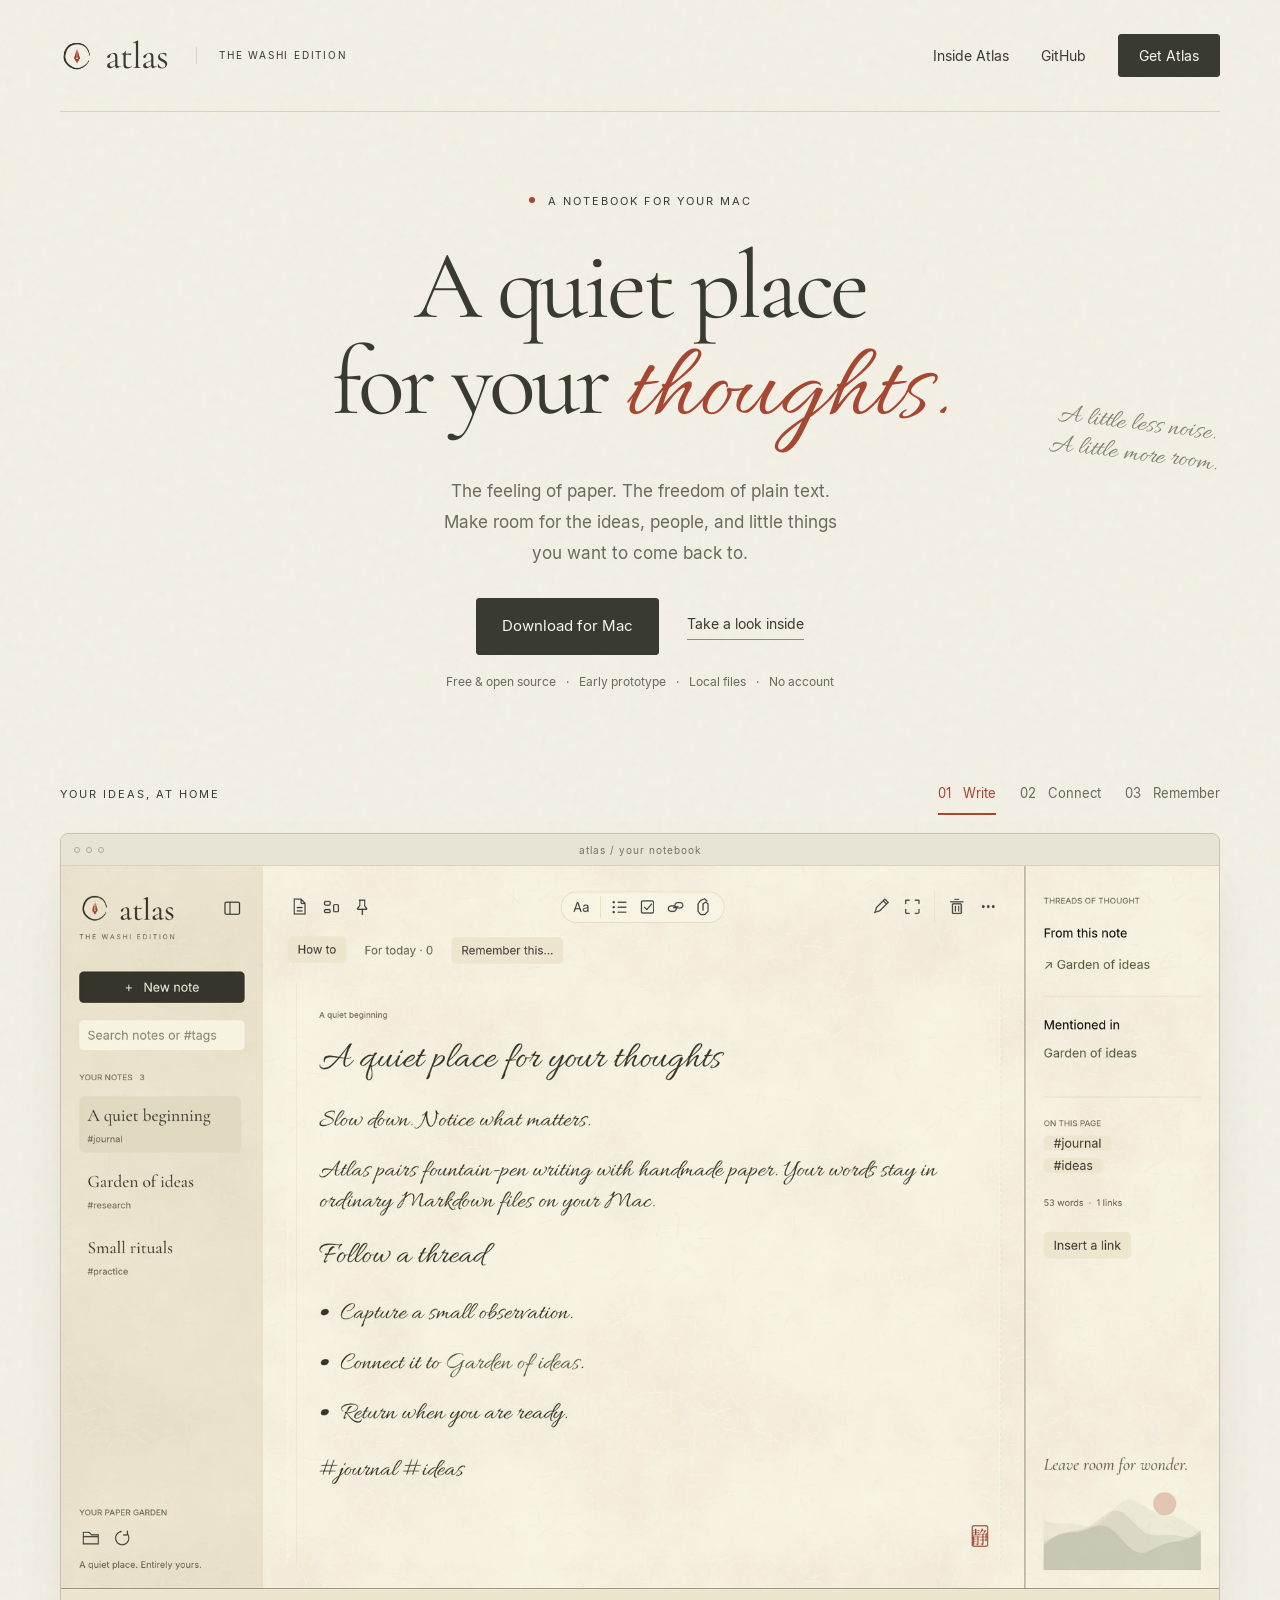
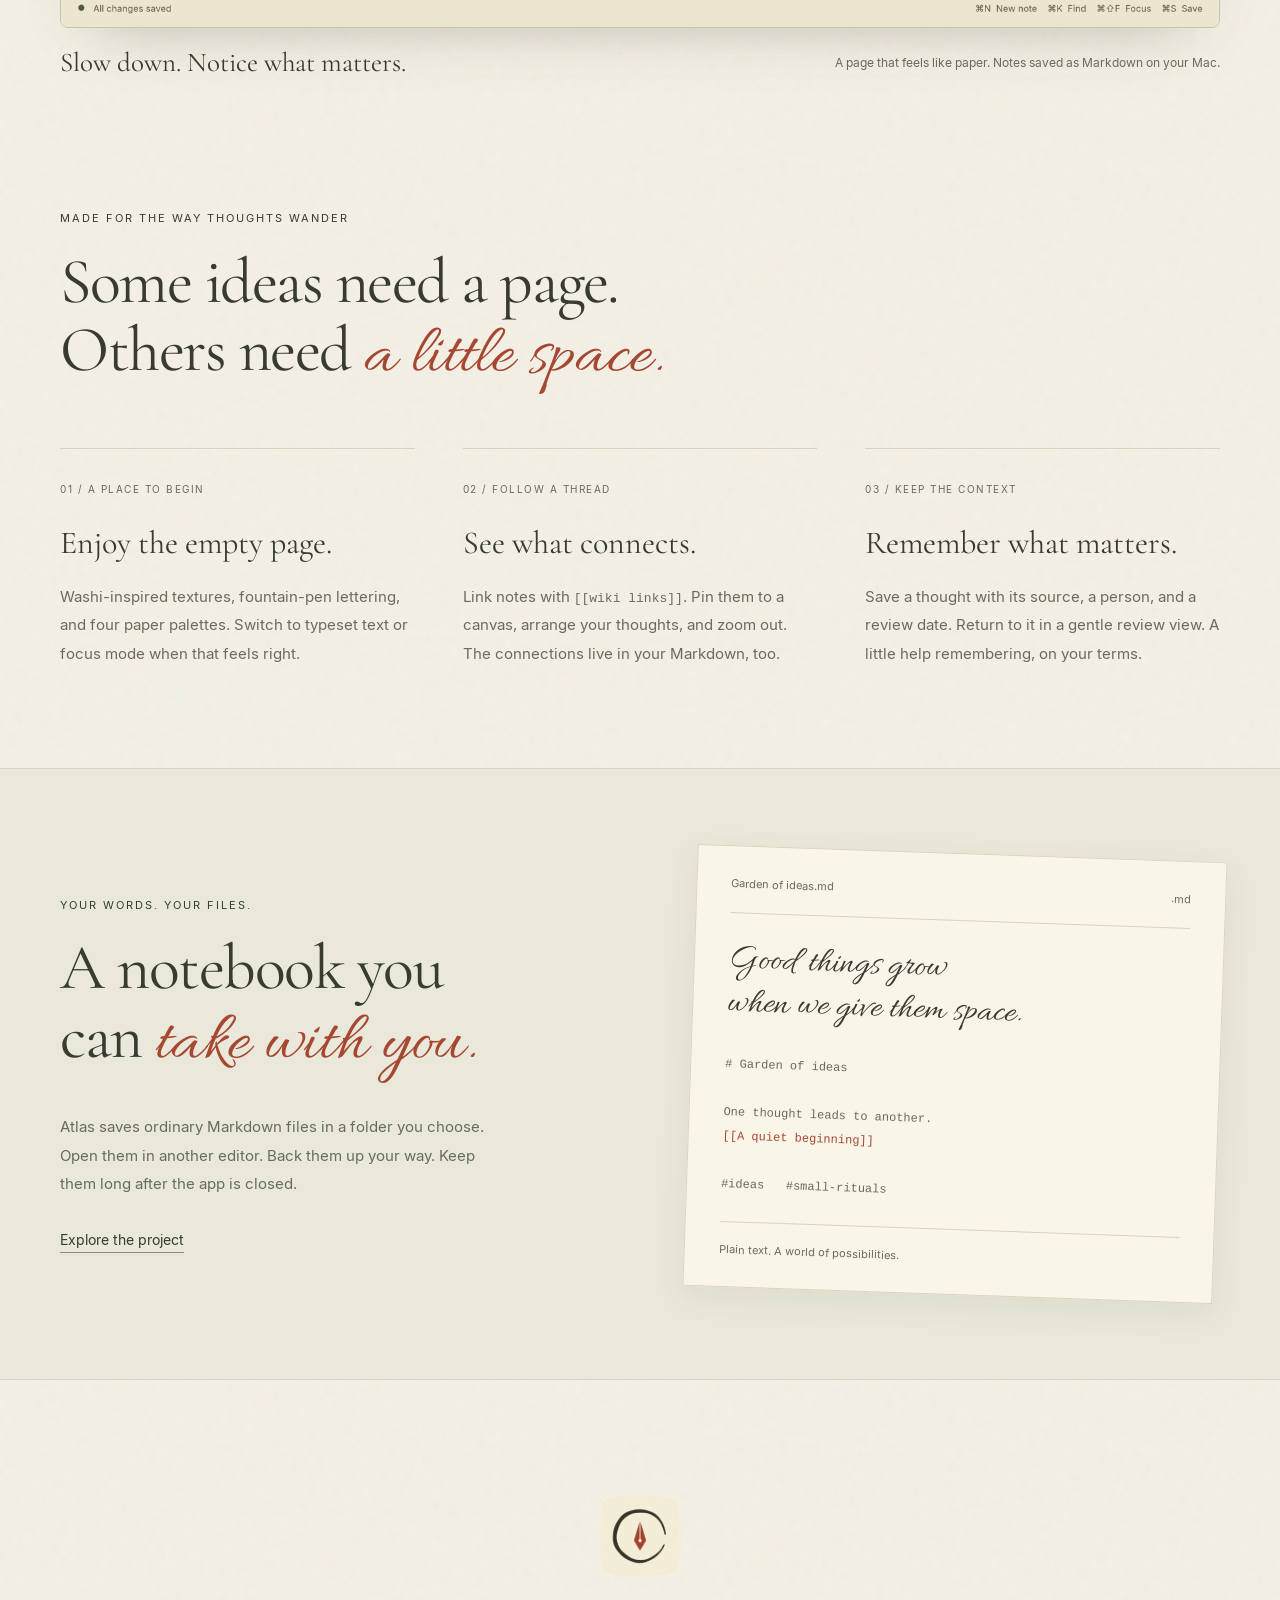
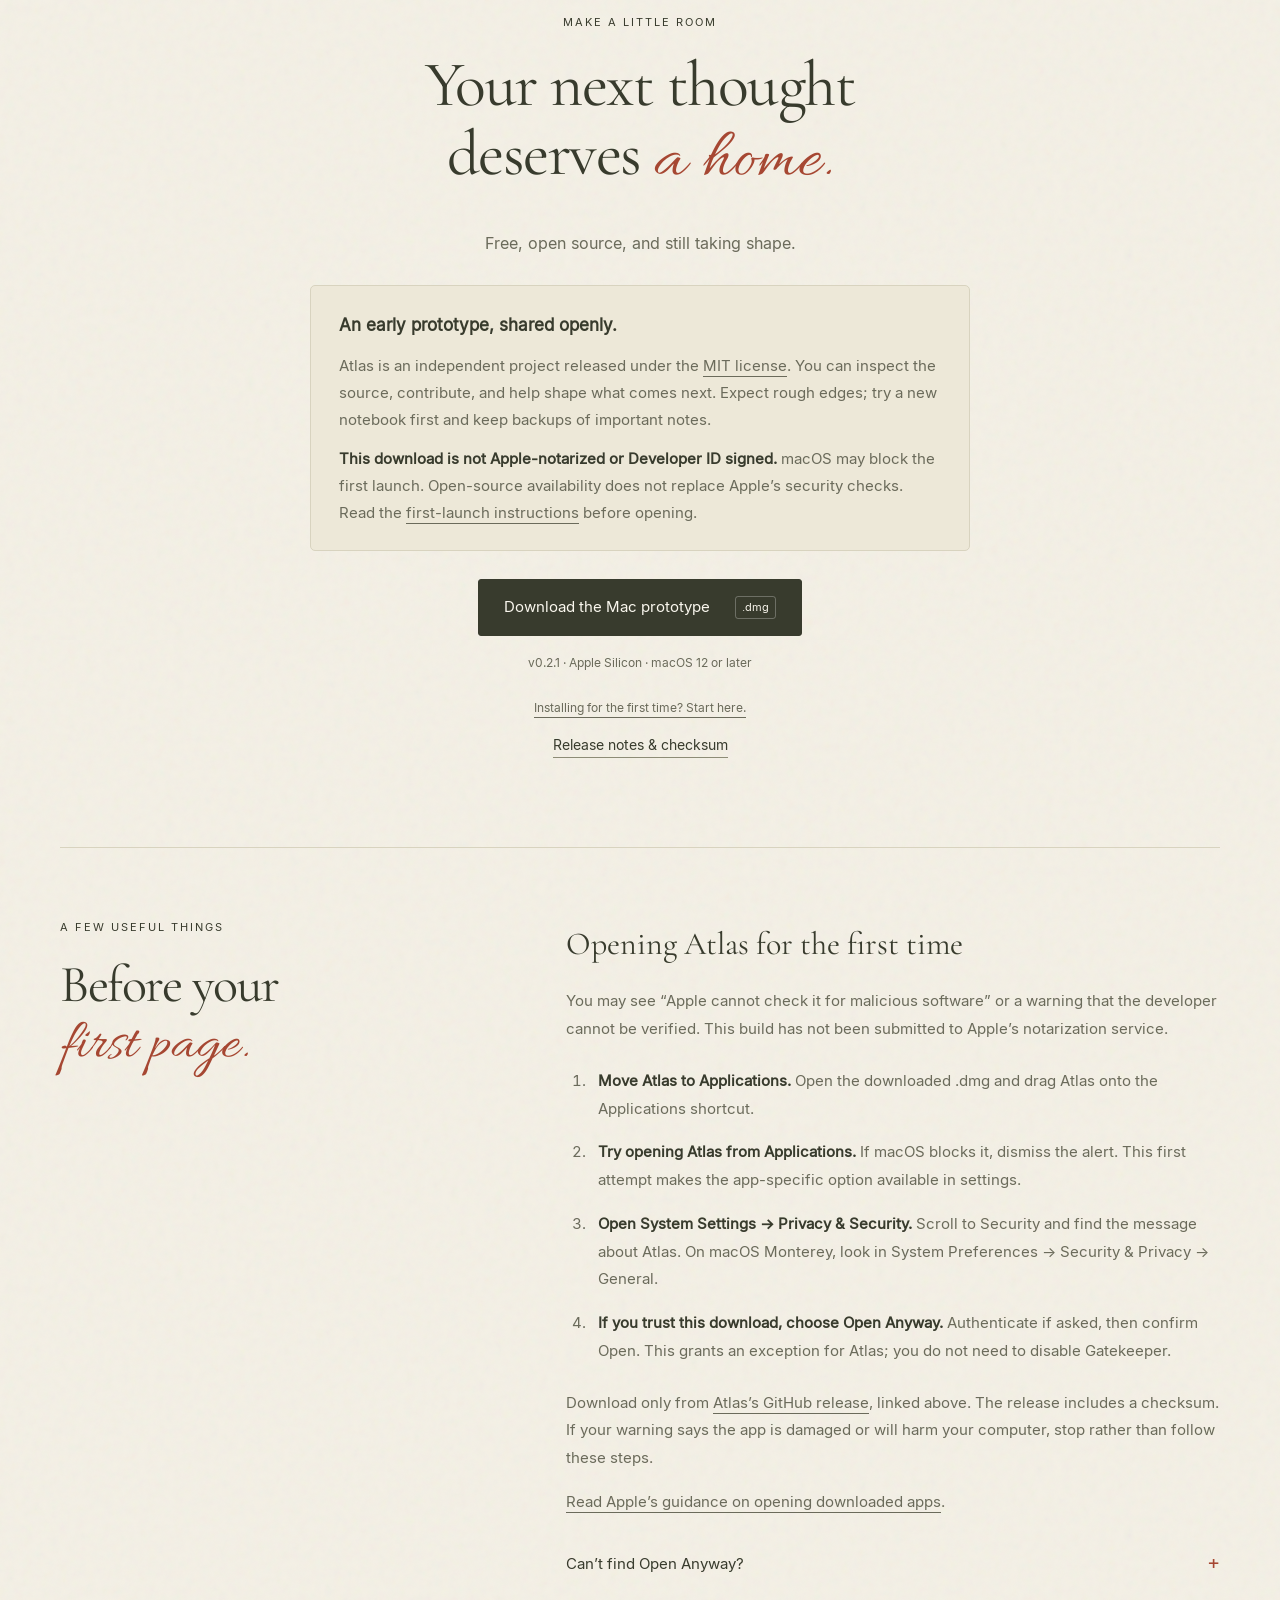
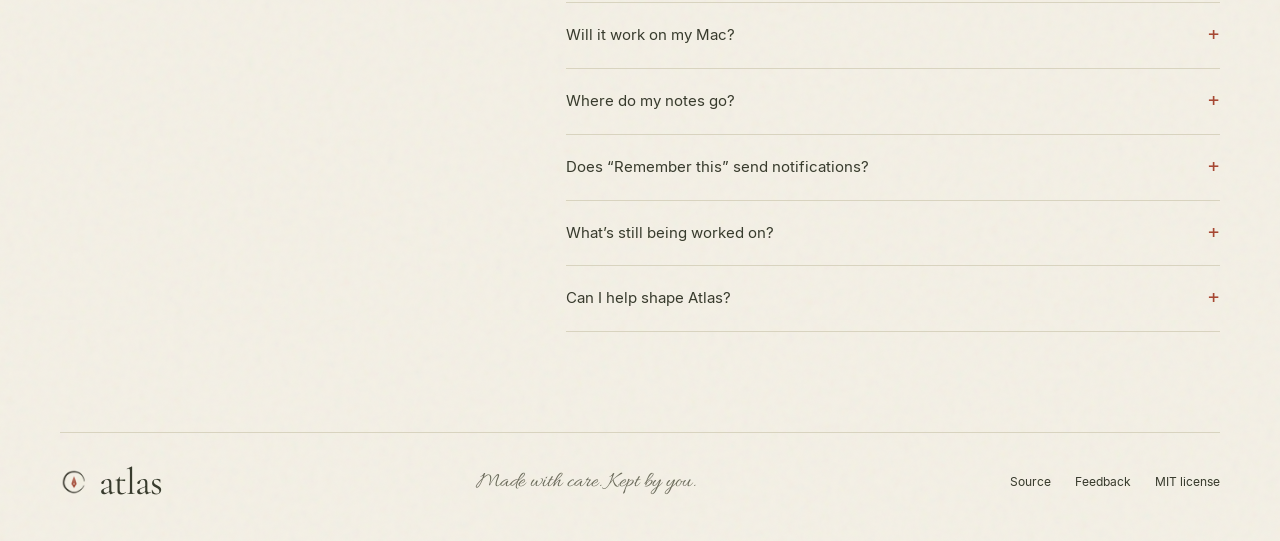
<file: website/index.html>
<!doctype html>
<html lang="en"><head><meta charset="utf-8"><meta name="viewport" content="width=device-width,initial-scale=1"><title>Atlas — A quiet place for your thoughts.</title><meta name="description" content="A paper-inspired notebook for Mac. Fountain-pen type, connected notes, and plain Markdown files that stay yours. Free and open source."><meta name="theme-color" content="#f4f0e5"><meta property="og:title" content="Atlas — A quiet place for your thoughts."><meta property="og:description" content="Fountain-pen feeling. Plain Markdown. A local notebook for Mac."><link rel="icon" href="assets/favicon.png" type="image/png"><link rel="stylesheet" href="style.css"><script src="app.js" defer></script></head>
<body><a class="skip" href="#main">Skip to content</a><header class="wrap"><a class="brand" href="#" aria-label="Atlas home"><img src="assets/mark.png" width="34" height="34" alt=""><span>atlas</span><span class="edition">THE WASHI EDITION</span></a><nav aria-label="Main navigation"><a href="#inside">Inside Atlas</a><a href="https://github.com/flyndagr/atlas-washi">GitHub</a><a class="button small" href="#download">Get Atlas</a></nav></header>
<main id="main"><section class="hero wrap"><div class="eyebrow"><span class="dot"></span> A NOTEBOOK FOR YOUR MAC</div><h1>A quiet place<br>for your <em>thoughts.</em></h1><p class="intro">The feeling of paper. The freedom of plain text.<br>Make room for the ideas, people, and little things<br class="desktop"> you want to come back to.</p><div class="actions"><a class="button" href="#download">Download for Mac</a><a class="text-link" href="#inside">Take a look inside</a></div><p class="fine">Free & open source <span>·</span> Early prototype <span>·</span> Local files <span>·</span> No account</p><span class="margin-note">A little less noise.<br>A little more room.</span></section>
<section class="showcase wrap" id="inside" aria-label="Explore Atlas"><div class="showcase-top"><div class="eyebrow">YOUR IDEAS, AT HOME</div><div class="tabs" role="tablist" aria-label="App views"><button role="tab" id="tab-notebook" aria-controls="preview" aria-selected="true" data-view="notebook">01 &nbsp; Write</button><button role="tab" id="tab-canvas" aria-controls="preview" aria-selected="false" tabindex="-1" data-view="canvas">02 &nbsp; Connect</button><button role="tab" id="tab-remember" aria-controls="preview" aria-selected="false" tabindex="-1" data-view="remember">03 &nbsp; Remember</button></div></div><div role="tabpanel" id="preview" aria-labelledby="tab-notebook" tabindex="0"><div class="window"><div class="window-bar" aria-hidden="true"><i></i><i></i><i></i><span>atlas / your notebook</span></div><img id="app-preview" src="assets/notebook.webp" width="1800" height="1183" alt="Atlas notebook with fountain-pen lettering on warm paper and a sidebar of sample notes" fetchpriority="high"></div><div class="caption"><p id="preview-title">Slow down. Notice what matters.</p><span id="preview-copy">A page that feels like paper. Notes saved as Markdown on your Mac.</span></div></div></section>
<section class="manifesto wrap"><span class="eyebrow">MADE FOR THE WAY THOUGHTS WANDER</span><h2>Some ideas need a page.<br>Others need <em>a little space.</em></h2><div class="features"><article><span class="number">01 / A PLACE TO BEGIN</span><h3>Enjoy the empty page.</h3><p>Washi-inspired textures, fountain-pen lettering, and four paper palettes. Switch to typeset text or focus mode when that feels right.</p></article><article><span class="number">02 / FOLLOW A THREAD</span><h3>See what connects.</h3><p>Link notes with <code>[[wiki links]]</code>. Pin them to a canvas, arrange your thoughts, and zoom out. The connections live in your Markdown, too.</p></article><article><span class="number">03 / KEEP THE CONTEXT</span><h3>Remember what matters.</h3><p>Save a thought with its source, a person, and a review date. Return to it in a gentle review view. A little help remembering, on your terms.</p></article></div></section>
<section class="ownership"><div class="wrap ownership-grid"><div><span class="eyebrow">YOUR WORDS. YOUR FILES.</span><h2>A notebook you<br>can <em>take with you.</em></h2><p>Atlas saves ordinary Markdown files in a folder you choose. Open them in another editor. Back them up your way. Keep them long after the app is closed.</p><a class="text-link" href="https://github.com/flyndagr/atlas-washi#readme">Explore the project</a></div><div class="paper-note"><div class="note-meta">Garden of ideas.md <span>.md</span></div><p class="handwritten">Good things grow<br>when we give them space.</p><div class="markdown"># Garden of ideas<br><br>One thought leads to another.<br><span>[[A quiet beginning]]</span><br><br>#ideas &nbsp; #small-rituals</div><div class="note-foot">Plain text. A world of possibilities.</div></div></div></section>
<section class="download wrap" id="download"><img src="assets/app-icon.png" width="92" height="92" alt="Atlas app icon: an ink circle and red fountain pen nib"><span class="eyebrow">MAKE A LITTLE ROOM</span><h2>Your next thought<br>deserves <em>a home.</em></h2><p>Free, open source, and still taking shape.</p><div class="prototype-note"><strong>An early prototype, shared openly.</strong><p>Atlas is an independent project released under the <a href="https://github.com/flyndagr/atlas-washi/blob/main/LICENSE">MIT license</a>. You can inspect the source, contribute, and help shape what comes next. Expect rough edges; try a new notebook first and keep backups of important notes.</p><p><strong>This download is not Apple-notarized or Developer ID signed.</strong> macOS may block the first launch. Open-source availability does not replace Apple’s security checks. Read the <a href="#installation">first-launch instructions</a> before opening.</p></div><a class="button" href="https://github.com/flyndagr/atlas-washi/releases/download/v0.2.1/Atlas-0.2.1-apple-silicon.dmg">Download the Mac prototype <span class="badge">.dmg</span></a><p class="fine">v0.2.1 · Apple Silicon · macOS 12 or later</p><p class="release-note"><a href="#installation">Installing for the first time? Start here.</a></p><a class="text-link" href="https://github.com/flyndagr/atlas-washi/releases/tag/v0.2.1">Release notes & checksum</a></section>
<section class="faq wrap" aria-labelledby="questions"><div><span class="eyebrow">A FEW USEFUL THINGS</span><h2 id="questions">Before your<br><em>first page.</em></h2></div><div class="questions"><section class="installation" id="installation" aria-labelledby="installation-title"><h3 id="installation-title">Opening Atlas for the first time</h3><p>You may see “Apple cannot check it for malicious software” or a warning that the developer cannot be verified. This build has not been submitted to Apple’s notarization service.</p><ol><li><strong>Move Atlas to Applications.</strong> Open the downloaded .dmg and drag Atlas onto the Applications shortcut.</li><li><strong>Try opening Atlas from Applications.</strong> If macOS blocks it, dismiss the alert. This first attempt makes the app-specific option available in settings.</li><li><strong>Open System Settings → Privacy &amp; Security.</strong> Scroll to Security and find the message about Atlas. On macOS Monterey, look in System Preferences → Security &amp; Privacy → General.</li><li><strong>If you trust this download, choose Open Anyway.</strong> Authenticate if asked, then confirm Open. This grants an exception for Atlas; you do not need to disable Gatekeeper.</li></ol><p>Download only from <a href="https://github.com/flyndagr/atlas-washi/releases/tag/v0.2.1">Atlas’s GitHub release</a>, linked above. The release includes a checksum. If your warning says the app is damaged or will harm your computer, stop rather than follow these steps.</p><p><a href="https://support.apple.com/en-us/102445">Read Apple’s guidance on opening downloaded apps</a>.</p><details><summary>Can’t find Open Anyway?</summary><p>Try opening Atlas from Applications once more, then return to the security settings promptly. On a work or school Mac, your administrator may restrict this option. If it is still unavailable, <a href="https://github.com/flyndagr/atlas-washi/issues">report the exact alert and your macOS version</a>; avoid commands that disable security or remove quarantine.</p></details></section><details><summary>Will it work on my Mac?</summary><p>This download is for Apple Silicon Macs (M1 and later), with macOS 12 or later. Intel, Windows, and Linux installers are not available in this release. Developers can find build instructions and current limitations on GitHub.</p></details><details><summary>Where do my notes go?</summary><p>Into a local folder as plain .md files. Atlas requires no account or hosted notebook service. Canvas positions and preferences are saved separately; note links remain in the Markdown. Use your own backup or folder-sync tools if you want them.</p></details><details><summary>Does “Remember this” send notifications?</summary><p>For now, reminders appear when you open Atlas’s review view. You choose the context and review date. There are no background notifications, calendar connections, or AI inference in this release.</p></details><details><summary>What’s still being worked on?</summary><p>Atlas is an early prototype. Inline rich-text editing, full tables and math, and built-in image/PDF viewing are not yet available. External file changes refresh about every two seconds. Try it with a new notebook first and keep backups of important notes.</p></details><details><summary>Can I help shape Atlas?</summary><p>Absolutely. Atlas is built in Rust and released under the MIT license. <a href="https://github.com/flyndagr/atlas-washi/issues">Share feedback or report an issue</a>, browse the code, or <a href="https://github.com/flyndagr/atlas-washi/blob/main/CONTRIBUTING.md">contribute a thoughtful improvement</a>.</p></details></div></section></main>
<footer class="wrap"><a class="brand" href="#"><img src="assets/mark.png" width="28" height="28" alt=""><span>atlas</span></a><p>Made with care. Kept by you.</p><div><a href="https://github.com/flyndagr/atlas-washi">Source</a><a href="https://github.com/flyndagr/atlas-washi/issues">Feedback</a><a href="https://github.com/flyndagr/atlas-washi/blob/main/LICENSE">MIT license</a></div></footer></body></html>
</file>
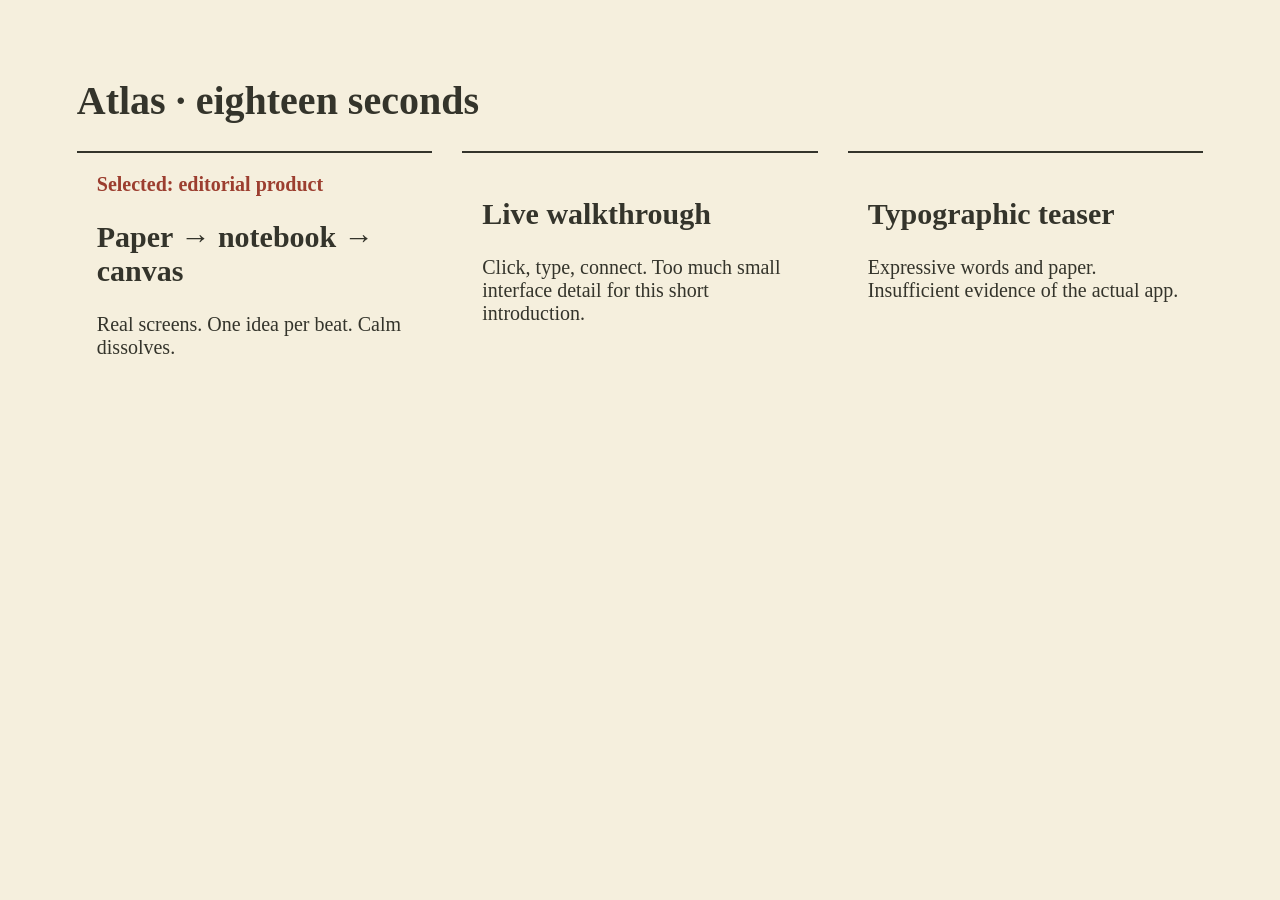
<file: demo/directions.html>
<!doctype html><meta charset="utf-8"><title>Atlas film directions</title><style>body{background:#f5efdd;color:#34342b;font:20px Georgia;margin:6vw}main{display:grid;grid-template-columns:repeat(3,1fr);gap:30px}article{border-top:2px solid;padding:20px}b{color:#9c3e2f}</style><h1>Atlas · eighteen seconds</h1><main><article><b>Selected: editorial product</b><h2>Paper → notebook → canvas</h2>Real screens. One idea per beat. Calm dissolves.</article><article><h2>Live walkthrough</h2>Click, type, connect. Too much small interface detail for this short introduction.</article><article><h2>Typographic teaser</h2>Expressive words and paper. Insufficient evidence of the actual app.</article></main>
</file>
<file: website/style.css>
@font-face{font-family:Cormorant;src:url(assets/CormorantGaramond.ttf) format('truetype');font-display:swap}@font-face{font-family:Inter;src:url(assets/Inter-Regular.ttf) format('truetype');font-display:swap}@font-face{font-family:Allura;src:url(assets/Allura-Regular.ttf) format('truetype');font-display:swap}
:root{--paper:#f4f0e5;--ink:#383b2d;--muted:#6b6b5b;--line:#d8d3bf;--red:#a64732}*{box-sizing:border-box}html{scroll-behavior:smooth;scroll-padding-top:30px}body{margin:0;background:var(--paper);color:var(--ink);font:16px/1.65 Inter,system-ui,sans-serif;background-image:url("data:image/svg+xml,%3Csvg viewBox='0 0 180 180' xmlns='http://www.w3.org/2000/svg'%3E%3Cfilter id='n'%3E%3CfeTurbulence type='fractalNoise' baseFrequency='.8' numOctaves='3' stitchTiles='stitch'/%3E%3C/filter%3E%3Cpath fill='%23787357' opacity='.055' filter='url(%23n)' d='M0 0h180v180H0z'/%3E%3C/svg%3E")}a{color:inherit;text-underline-offset:5px}button,a{-webkit-tap-highlight-color:transparent}a:focus-visible,button:focus-visible,summary:focus-visible,[tabindex]:focus-visible{outline:2px solid var(--red);outline-offset:5px}.wrap{width:min(1160px,calc(100% - 80px));margin:auto}header{height:112px;display:flex;align-items:center;justify-content:space-between;border-bottom:1px solid var(--line)}.brand{display:flex;gap:11px;align-items:center;text-decoration:none}.brand>span:first-of-type{font:38px/1 Cormorant,serif;letter-spacing:-1px}.edition{font-size:10px;letter-spacing:1.8px;margin-left:17px;border-left:1px solid var(--line);padding-left:22px}nav{display:flex;gap:32px;align-items:center;font-size:14px}nav>a{text-decoration:none}nav>a:hover{color:var(--red)}.button{display:inline-flex;align-items:center;justify-content:center;gap:25px;background:var(--ink);color:#faf7ee;text-decoration:none;padding:16px 25px;border:1px solid var(--ink);border-radius:3px;font-size:15px;line-height:1.5;transition:background .2s,transform .2s}.button:hover{background:#51533f;color:white;transform:translateY(-2px)}.button.small{padding:10px 20px;font-size:14px}.eyebrow{font-size:11px;letter-spacing:2px;font-weight:500;display:block}.dot{display:inline-block;width:6px;height:6px;background:var(--red);border-radius:50%;margin:0 8px 2px 0}.hero{position:relative;text-align:center;padding:80px 0 54px}h1,h2,h3,p{margin:0}h1,h2,h3{font-family:Cormorant,Georgia,serif;font-weight:400}h1{font-size:clamp(70px,7.6vw,108px);line-height:.99;letter-spacing:-4px;margin:28px 0}em{font-weight:400;color:var(--red)}h1 em,h2 em{font-family:Allura,cursive;font-style:normal;letter-spacing:0;font-size:1.1em}.intro{color:var(--muted);font-size:17px;line-height:1.8}.actions{display:flex;justify-content:center;align-items:center;gap:28px;margin-top:30px}.text-link{font-size:14px;text-decoration:none;border-bottom:1px solid #8d8c76;padding-bottom:4px}.text-link:hover{color:var(--red);border-color:var(--red)}.fine{font-size:12px;color:var(--muted);margin-top:17px}.fine span{margin:0 7px}.margin-note{position:absolute;right:0;top:47%;font:27px/1.1 Allura,cursive;color:#82816d;transform:rotate(7deg)}.showcase{padding-top:28px}.showcase-top{display:flex;align-items:center;justify-content:space-between;margin-bottom:18px}.tabs{display:flex;gap:24px}.tabs button{font:13px Inter,sans-serif;color:var(--muted);background:none;border:0;border-bottom:2px solid transparent;padding:12px 0;cursor:pointer}.tabs button[aria-selected=true]{color:var(--red);border-bottom-color:var(--red)}.window{border:1px solid #c8c3ae;border-radius:8px;overflow:hidden;box-shadow:0 26px 60px -36px #4d482f66;background:#f5f0dd}.window-bar{height:32px;display:flex;gap:6px;padding:0 13px;align-items:center;background:#e8e4d5;border-bottom:1px solid var(--line)}.window-bar i{width:6px;height:6px;border:1px solid #aca995;border-radius:50%}.window-bar span{position:absolute;left:50%;transform:translateX(-50%);font-size:10px;color:#737360;letter-spacing:1px}.window img{display:block;width:100%;height:auto;aspect-ratio:1400/920;object-fit:contain}.caption{display:flex;justify-content:space-between;align-items:center;margin-top:18px;gap:20px}.caption p{font:27px Cormorant,serif}.caption span{font-size:12px;color:var(--muted)}.manifesto{padding:130px 0 100px}h2{font-size:clamp(45px,5vw,66px);line-height:1.07;letter-spacing:-1.5px;margin:20px 0 30px}.features{display:grid;grid-template-columns:repeat(3,1fr);gap:48px;margin-top:52px}.features article{border-top:1px solid var(--line);padding-top:25px}.number{font-size:10px;letter-spacing:1.5px;color:var(--muted)}h3{font-size:32px;margin:16px 0 13px}.features p,.ownership p{color:var(--muted);font-size:15px;line-height:1.9}code{font-size:13px}.ownership{background:#e9e8da;border-block:1px solid #d7d8c6;padding:84px 0}.ownership-grid{display:grid;grid-template-columns:1fr 1fr;gap:100px;align-items:center}.ownership p{max-width:440px;margin-bottom:27px}.paper-note{background:#f9f5e9;padding:28px 34px;box-shadow:0 10px 30px #53513915;transform:rotate(2deg);border:1px solid #dcd5bd}.note-meta{display:flex;justify-content:space-between;font-size:11px;color:var(--muted);padding-bottom:20px;border-bottom:1px solid var(--line)}.ownership .handwritten{font:36px/1.2 Allura,cursive;margin:26px 0;color:var(--ink)}.markdown{font:12px/2 monospace;color:var(--muted)}.markdown span{color:var(--red)}.note-foot{border-top:1px solid var(--line);padding-top:18px;margin-top:25px;font-size:11px;color:var(--muted)}.download{text-align:center;padding:110px 0 90px}.download>img{margin-bottom:24px}.download>p{color:var(--muted)}.download .button{margin-top:28px}.badge{font-size:11px;padding:2px 6px;border:1px solid #ffffff44;border-radius:3px}.release-note{font-size:12px;line-height:1.8;margin:24px 0 13px}.faq{display:grid;grid-template-columns:1fr 1.5fr;gap:70px;border-top:1px solid var(--line);padding:70px 0 100px}.faq h2{font-size:52px}details{border-bottom:1px solid var(--line);padding:20px 0}summary{cursor:pointer;font-size:15px;list-style:none;display:flex;justify-content:space-between;gap:15px}summary::-webkit-details-marker{display:none}summary:after{content:'+';color:var(--red);font-size:20px;line-height:1}details[open] summary:after{content:'−'}details p{font-size:14px;color:var(--muted);margin-top:16px;line-height:1.85}footer{border-top:1px solid var(--line);display:flex;justify-content:space-between;align-items:center;padding:30px 0 40px}footer p{font:22px Allura,cursive;color:var(--muted)}footer div{display:flex;gap:24px}footer div a{font-size:12px;text-decoration:none}.skip{position:fixed;top:-100px;background:var(--ink);color:white;padding:12px;z-index:10}.skip:focus{top:10px}@media(max-width:1000px){.margin-note{display:none}.ownership-grid{gap:50px}.edition{display:none}.caption{align-items:start}.caption span{max-width:50%}}@media(max-width:650px){.wrap{width:calc(100% - 40px)}header{height:82px}nav{gap:18px}nav>a:first-child{display:none}.brand>span:first-of-type{font-size:34px}.hero{padding-top:60px}h1{font-size:72px;letter-spacing:-3px}.intro{font-size:15px}.desktop{display:none}.actions{gap:18px;flex-direction:column}.eyebrow{font-size:10px}.showcase-top{display:block}.showcase-top>.eyebrow{display:none}.tabs{justify-content:center;gap:25px}.caption{display:block}.caption span{max-width:none;display:block;margin-top:7px}.manifesto{padding:80px 0 60px}.features{grid-template-columns:1fr;gap:30px;margin-top:30px}h3{margin:12px 0}.ownership{padding:55px 0}.ownership-grid{grid-template-columns:1fr;gap:40px}.paper-note{margin:0 8px;padding:24px}.download{padding:70px 0}.faq{grid-template-columns:1fr;gap:0;padding:45px 0 60px}.faq h2{margin-bottom:25px}.faq h2 br{display:none}footer{flex-wrap:wrap;gap:20px}footer p{font-size:21px}footer div{width:100%;justify-content:center}.window-bar{height:24px}.window-bar span{font-size:8px}.button{padding:15px 23px}}@media(prefers-reduced-motion:reduce){html{scroll-behavior:auto}*{transition:none!important}}

.prototype-note{max-width:660px;margin:28px auto 0;padding:24px 28px;text-align:left;background:#ede8d8;border:1px solid var(--line);border-radius:5px;font-size:15px;line-height:1.8}.prototype-note>strong{font-size:17px}.prototype-note p{margin-top:12px;color:var(--muted)}.prototype-note p strong{color:var(--ink)}.installation{scroll-margin-top:30px;border-bottom:1px solid var(--line);padding-bottom:26px}.installation h3{margin-top:0}.installation p,.installation li{font-size:15px;line-height:1.85;color:var(--muted)}.installation p{margin:16px 0}.installation ol{padding-left:24px;margin:24px 0}.installation li{padding-left:8px;margin:16px 0}.installation li strong{color:var(--ink)}.installation details{border:0;padding-bottom:0}@media(max-width:650px){.prototype-note{padding:20px}.hero .fine{max-width:270px;margin:17px auto 0}}
</file>
